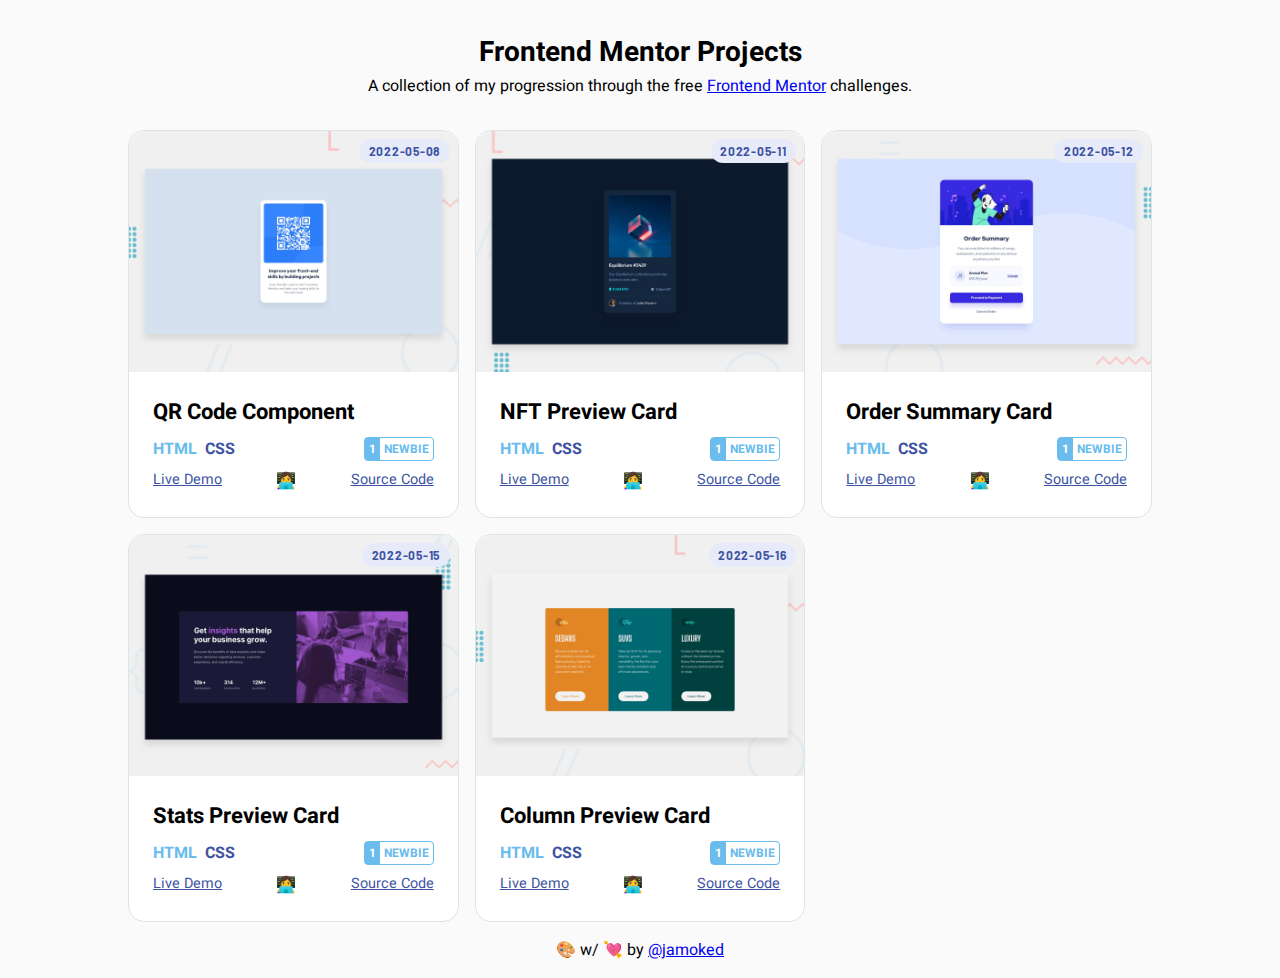
<file: index.html>
<!DOCTYPE html>
<html lang="en">
  <head>
    <meta charset="UTF-8" />
    <meta http-equiv="X-UA-Compatible" content="IE=edge" />
    <meta name="viewport" content="width=device-width, initial-scale=1.0" />
    <title>Frontend Mentor Challenges</title>
    <!-- fonts -->
    <link
      href="https://fonts.googleapis.com/css?family=Cabin|Roboto:400,700|Roboto+Condensed:400,700"
      rel="stylesheet"
    />
    <!-- custom styles -->
    <link rel="stylesheet" href="styles.css" />
  </head>
  <body>
    <main class="wrapper">
      <!-- header -->
      <header class="header">
        <h1>Frontend Mentor Projects</h1>
        <p>
          A collection of my progression through the free
          <a
            href="https://www.frontendmentor.io/challenges?sort=difficulty|asc&types=free"
            target="_blank"
            >Frontend Mentor</a
          >
          challenges.
        </p>
      </header>
      <section class="cards-container">
        <!-- single card - 01-qr-code-component -->
        <article class="card">
          <!-- Project Image -->
          <a
            href="./01-qr-code-component/index.html"
            class="card-img-container"
          >
            <img
              src="./img/01-desktop-preview.jpg"
              alt="Project Number 1"
              class="card-img"
            />
            <span class="date">2022-05-08</span>
          </a>
          <div class="card-content">
            <!-- Project Title -->
            <h4 class="card-title">QR Code Component</h4>
            <div class="tags-container">
              <!-- Project Tags -->
              <ul class="tag-list">
                <li class="tag-html">HTML</li>
                <li class="tag-css">CSS</li>
              </ul>
              <!-- Project Difficulty -->
              <div class="diff-badge diff-badge-noob">
                <span class="diff-num">1</span>
                <span class="diff-text diff-noob">NEWBIE</span>
              </div>
            </div>
            <!-- Project Description -->
            <!-- <p class="card-text">
              A perfect first challenge if you're new to HTML and CSS. The card
              layout doesn't shift, so it's ideal if you haven't learned about
              building responsive layouts yet.
            </p> -->
            <ul class="card-links">
              <li>
                <a href="./01-qr-code-component/index.html" target="_blank"
                  >Live Demo</a
                >
              </li>
              <li class="emoji">👩‍💻</li>
              <li>
                <a
                  href="https://github.com/jamoked/frontend-mentor/tree/master/01-qr-code-component"
                  target="_blank"
                  >Source Code</a
                >
              </li>
            </ul>
          </div>
        </article>
        <!-- end single card -->

        <!-- single card - 02-nft-preview-card-component -->
        <article class="card">
          <!-- Project Image -->
          <a
            href="./02-nft-preview-card-component/index.html"
            class="card-img-container"
          >
            <img
              src="./img/02-desktop-preview.jpg"
              alt="Project Number 2"
              class="card-img"
            />
            <span class="date">2022-05-11</span>
          </a>
          <div class="card-content">
            <!-- Project Title -->
            <h4 class="card-title">NFT Preview Card</h4>
            <div class="tags-container">
              <!-- Project Tags -->
              <ul class="tag-list">
                <li class="tag-html">HTML</li>
                <li class="tag-css">CSS</li>
              </ul>
              <!-- Project Difficulty -->
              <div class="diff-badge diff-badge-noob">
                <span class="diff-num">1</span>
                <span class="diff-text diff-noob">NEWBIE</span>
              </div>
            </div>
            <!-- Project Description -->
            <!-- <p class="card-text">
              This HTML & CSS only challenge is perfect for anyone just starting
              out or anyone wanting a small project to play around with.
            </p> -->
            <ul class="card-links">
              <li>
                <a
                  href="./02-nft-preview-card-component/index.html"
                  target="_blank"
                  >Live Demo</a
                >
              </li>
              <li class="emoji">👩‍💻</li>
              <li>
                <a
                  href="https://github.com/jamoked/frontend-mentor/tree/master/02-nft-preview-card-component"
                  target="_blank"
                  >Source Code</a
                >
              </li>
            </ul>
          </div>
        </article>
        <!-- end single card -->

        <!-- single card - 03-order-summary-component -->
        <article class="card">
          <!-- Project Image -->
          <a
            href="./03-order-summary-component/index.html"
            class="card-img-container"
          >
            <img
              src="./img/03-desktop-preview.jpg"
              alt="Project Number 3"
              class="card-img"
            />
            <span class="date">2022-05-12</span>
          </a>
          <div class="card-content">
            <!-- Project Title -->
            <h4 class="card-title">Order Summary Card</h4>
            <div class="tags-container">
              <!-- Project Tags -->
              <ul class="tag-list">
                <li class="tag-html">HTML</li>
                <li class="tag-css">CSS</li>
              </ul>
              <!-- Project Difficulty -->
              <div class="diff-badge diff-badge-noob">
                <span class="diff-num">1</span>
                <span class="diff-text diff-noob">NEWBIE</span>
              </div>
            </div>
            <!-- Project Description -->
            <!-- <p class="card-text">
              A perfect project for newbies who are starting to build confidence
              with layouts!
            </p> -->
            <ul class="card-links">
              <li>
                <a
                  href="./03-order-summary-component/index.html"
                  target="_blank"
                  >Live Demo</a
                >
              </li>
              <li class="emoji">👩‍💻</li>
              <li>
                <a
                  href="https://github.com/jamoked/frontend-mentor/tree/master/03-order-summary-component"
                  target="_blank"
                  >Source Code</a
                >
              </li>
            </ul>
          </div>
        </article>
        <!-- end single card -->

        <!-- single card - 04-stats-preview-card -->
        <article class="card">
          <!-- Project Image -->
          <a
            href="./04-stats-preview-card/index.html"
            class="card-img-container"
          >
            <img
              src="./img/04-desktop-preview.jpg"
              alt="Project Number 4"
              class="card-img"
            />
            <span class="date">2022-05-15</span>
          </a>
          <div class="card-content">
            <!-- Project Title -->
            <h4 class="card-title">Stats Preview Card</h4>
            <div class="tags-container">
              <!-- Project Tags -->
              <ul class="tag-list">
                <li class="tag-html">HTML</li>
                <li class="tag-css">CSS</li>
              </ul>
              <!-- Project Difficulty -->
              <div class="diff-badge diff-badge-noob">
                <span class="diff-num">1</span>
                <span class="diff-text diff-noob">NEWBIE</span>
              </div>
            </div>
            <!-- Project Description -->
            <!-- <p class="card-text">
              A perfect project for newbies who are starting to build confidence
              with layouts!
            </p> -->
            <ul class="card-links">
              <li>
                <a href="./04-stats-preview-card/index.html" target="_blank"
                  >Live Demo</a
                >
              </li>
              <li class="emoji">👩‍💻</li>
              <li>
                <a
                  href="https://github.com/jamoked/frontend-mentor/tree/master/04-stats-preview-card"
                  target="_blank"
                  >Source Code</a
                >
              </li>
            </ul>
          </div>
        </article>
        <!-- end single card -->

        <!-- single card - 05-column-preview-card -->
        <article class="card">
          <!-- Project Image -->
          <a
            href="./05-column-preview-card/index.html"
            class="card-img-container"
          >
            <img
              src="./img/05-desktop-preview.jpg"
              alt="Project Number 5"
              class="card-img"
            />
            <span class="date">2022-05-16</span>
          </a>
          <div class="card-content">
            <!-- Project Title -->
            <h4 class="card-title">Column Preview Card</h4>
            <div class="tags-container">
              <!-- Project Tags -->
              <ul class="tag-list">
                <li class="tag-html">HTML</li>
                <li class="tag-css">CSS</li>
              </ul>
              <!-- Project Difficulty -->
              <div class="diff-badge diff-badge-noob">
                <span class="diff-num">1</span>
                <span class="diff-text diff-noob">NEWBIE</span>
              </div>
            </div>
            <!-- Project Description -->
            <!-- <p class="card-text">
              A perfect project for newbies who are starting to build confidence
              with layouts!
            </p> -->
            <ul class="card-links">
              <li>
                <a href="./05-column-preview-card/index.html" target="_blank"
                  >Live Demo</a
                >
              </li>
              <li class="emoji">👩‍💻</li>
              <li>
                <a
                  href="https://github.com/jamoked/frontend-mentor/tree/master/05-column-preview-card"
                  target="_blank"
                  >Source Code</a
                >
              </li>
            </ul>
          </div>
        </article>
        <!-- end single card -->
      </section>

      <!-- jamoked footer -->
      <footer class="jamoked-footer">
        <p>🎨 w/ 💘 by <a href="https://github.com/jamoked">@jamoked</a></p>
      </footer>
    </main>
  </body>
</html>
</file>
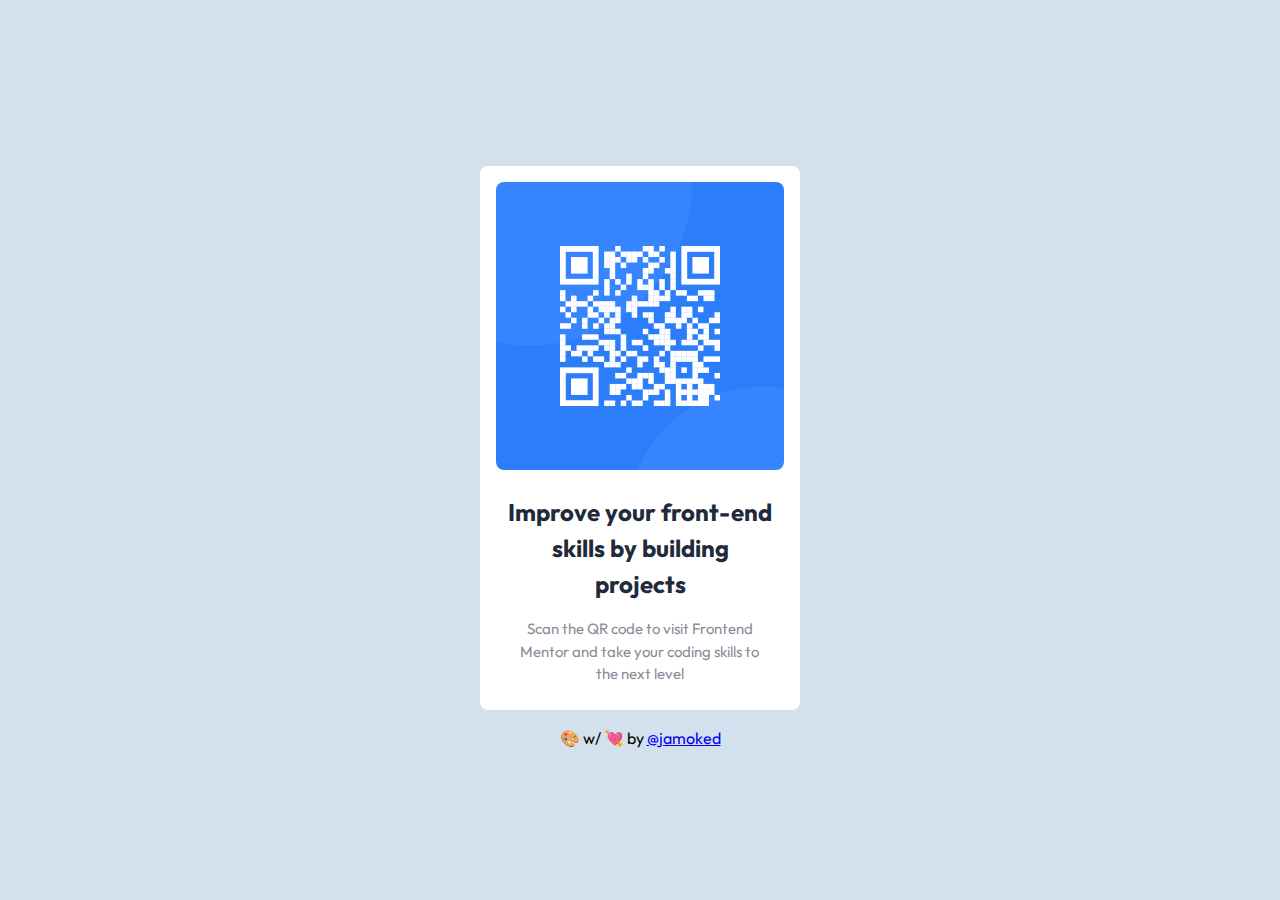
<file: 01-qr-code-component/index.html>
<!DOCTYPE html>
<html lang="en">
  <head>
    <meta charset="UTF-8" />
    <meta http-equiv="X-UA-Compatible" content="IE=edge" />
    <meta name="viewport" content="width=device-width, initial-scale=1.0" />

    <link
      rel="icon"
      type="image/png"
      sizes="32x32"
      href="./images/favicon-32x32.png"
    />
    <title>QR Code Component</title>

    <link rel="stylesheet" href="styles.css" />
  </head>
  <body>
    <main class="wrapper">
      <!-- Card Component -->
      <article class="card">
        <!-- Image -->
        <div class="card-img-container">
          <img
            src="./images/image-qr-code.png"
            alt="QR Code"
            class="card-img"
          />
        </div>
        <!-- Content -->
        <div class="card-content">
          <h2 class="card-title">
            Improve your front-end skills by building projects
          </h2>
          <p class="card-text">
            Scan the QR code to visit Frontend Mentor and take your coding
            skills to the next level
          </p>
        </div>
      </article>
      <footer class="jamoked-footer">
        <p>🎨 w/ 💘 by <a href="../index.html">@jamoked</a></p>
      </footer>
    </main>
  </body>
</html>
</file>
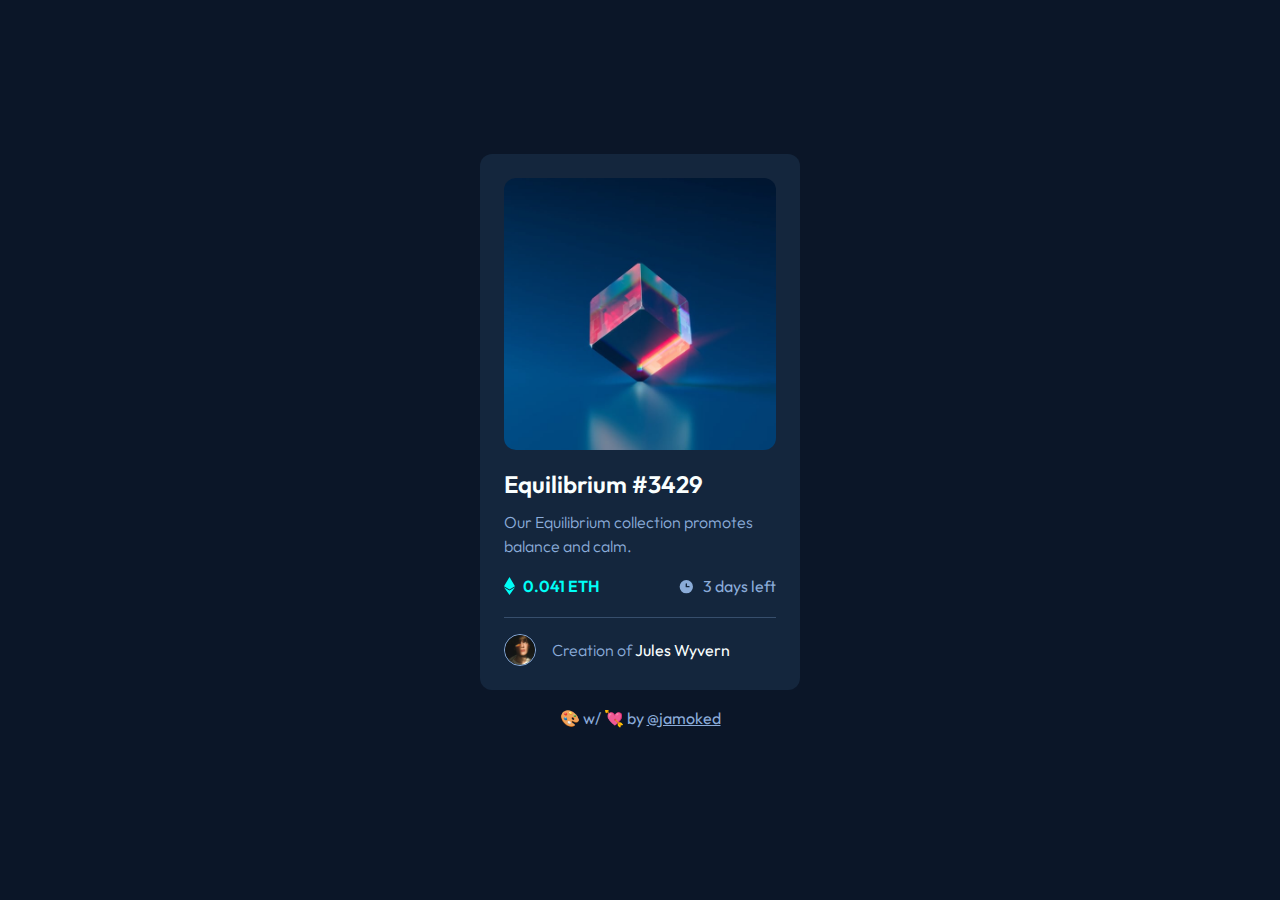
<file: 02-nft-preview-card-component/index.html>
<!DOCTYPE html>
<html lang="en">
  <head>
    <meta charset="UTF-8" />
    <meta http-equiv="X-UA-Compatible" content="IE=edge" />
    <meta name="viewport" content="width=device-width, initial-scale=1.0" />
    <title>NFT Preview Card Component</title>
    <link rel="stylesheet" href="styles.css" />
  </head>
  <body>
    <main class="wrapper">
      <article class="card">
        <div class="card-img-container">
          <img
            src="./images/image-equilibrium.jpg"
            alt="3D Cube"
            class="card-img"
          />
          <div class="card-img-overlay">
            <!-- <img
              src="./images/icon-view.svg"
              alt="View this NFT"
              class="overlay-icon"
            /> -->
          </div>
        </div>
        <div class="card-content">
          <h4 class="card-title">Equilibrium #3429</h4>
          <p class="card-text">
            Our Equilibrium collection promotes balance and calm.
          </p>
        </div>
        <div class="card-crypto-container">
          <p class="crypto">0.041 ETH</p>
          <p class="time">3 days left</p>
        </div>
        <div class="divider"></div>
        <div class="card-footer">
          <img
            src="./images/image-avatar.png"
            alt="User Profile Picture"
            class="avatar"
          />
          <p>Creation of <span class="author">Jules Wyvern</span></p>
        </div>
      </article>
      <!-- Footer -->
      <footer class="jamoked-footer">
        <p>🎨 w/ 💘 by <a href="../index.html">@jamoked</a></p>
      </footer>
    </main>
  </body>
</html>
</file>
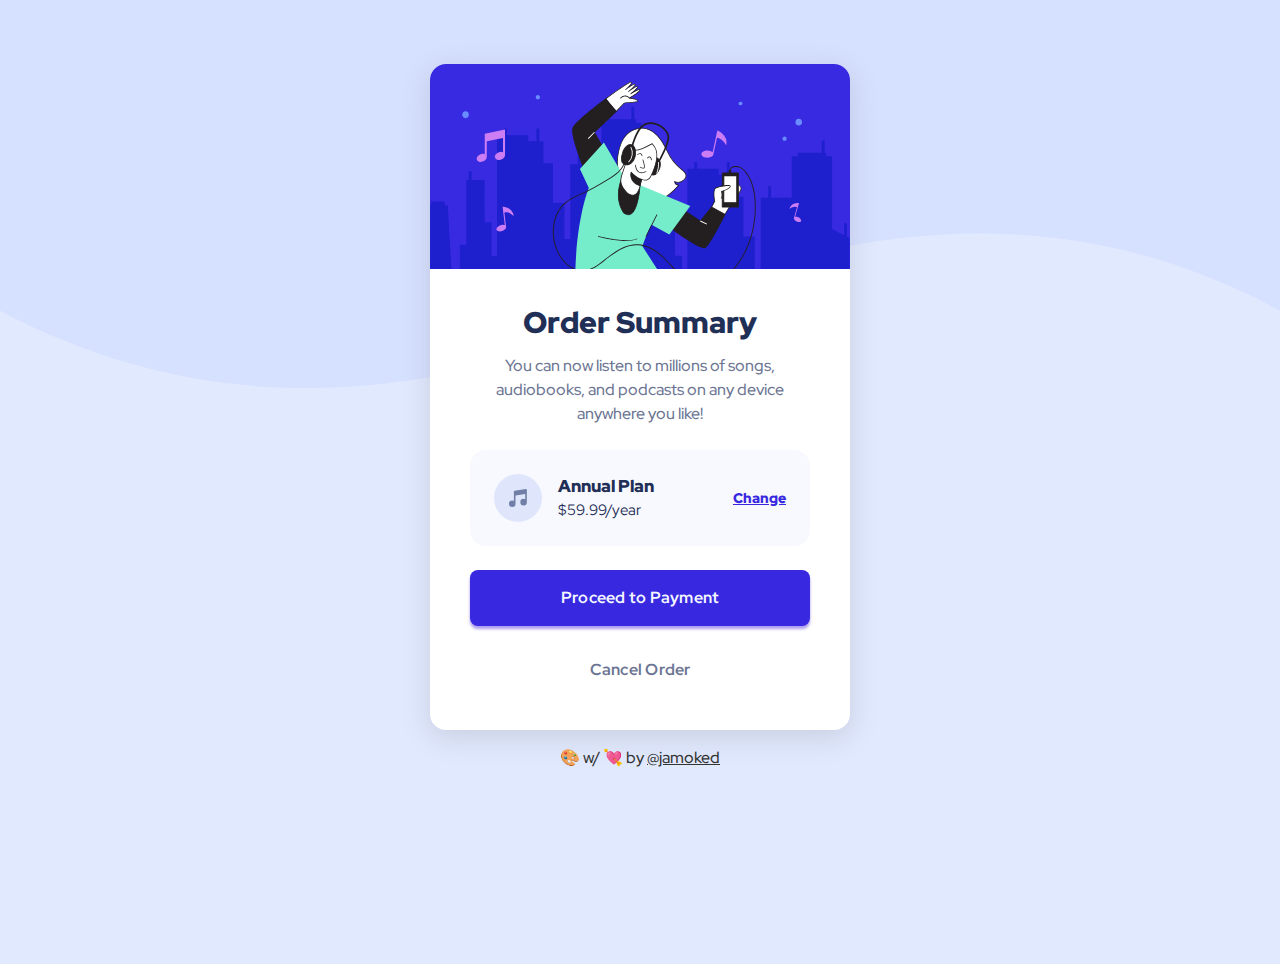
<file: 03-order-summary-component/index.html>
<!DOCTYPE html>
<html lang="en">
  <head>
    <meta charset="UTF-8" />
    <meta http-equiv="X-UA-Compatible" content="IE=edge" />
    <meta name="viewport" content="width=device-width, initial-scale=1.0" />
    <title>Order Summary Component</title>
    <!-- Fonts -->
    <link rel="preconnect" href="https://fonts.googleapis.com" />
    <link rel="preconnect" href="https://fonts.gstatic.com" crossorigin />
    <link
      href="https://fonts.googleapis.com/css2?family=Outfit:wght@300;400;600&display=swap"
      rel="stylesheet"
    />
    <!-- Custom Styles -->
    <link rel="stylesheet" href="styles.css" />
  </head>
  <body>
    <main class="wrapper">
      <!-- Card Component -->
      <article class="card">
        <!-- Header Image -->
        <div class="card-header">
          <img
            src="./images/illustration-hero.svg"
            alt=""
            class="card-header-img"
          />
        </div>
        <!-- Content Title / Text -->
        <div class="card-content">
          <h4 class="card-title">Order Summary</h4>
          <p class="card-text">
            You can now listen to millions of songs, audiobooks, and podcasts on
            any device anywhere you like!
          </p>

          <!-- Subscription Plan -->
          <div class="subscription-container">
            <div class="music-icon">
              <img src="./images/icon-music.svg" alt="Music Icon" />
            </div>
            <div class="pricing-container">
              <p class="plan">Annual Plan</p>
              <p class="price">$59.99/year</p>
            </div>
            <a href="#" class="change-link">Change</a>
          </div>
          <!-- Payment / Cancel Buttons -->
          <button class="btn btn-payment">Proceed to Payment</button>
          <button class="btn btn-cancel">Cancel Order</button>
        </div>
      </article>
      <!-- jamoked footer -->
      <footer class="jamoked-footer">
        <p>🎨 w/ 💘 by <a href="../index.html">@jamoked</a></p>
      </footer>
    </main>
  </body>
</html>
</file>
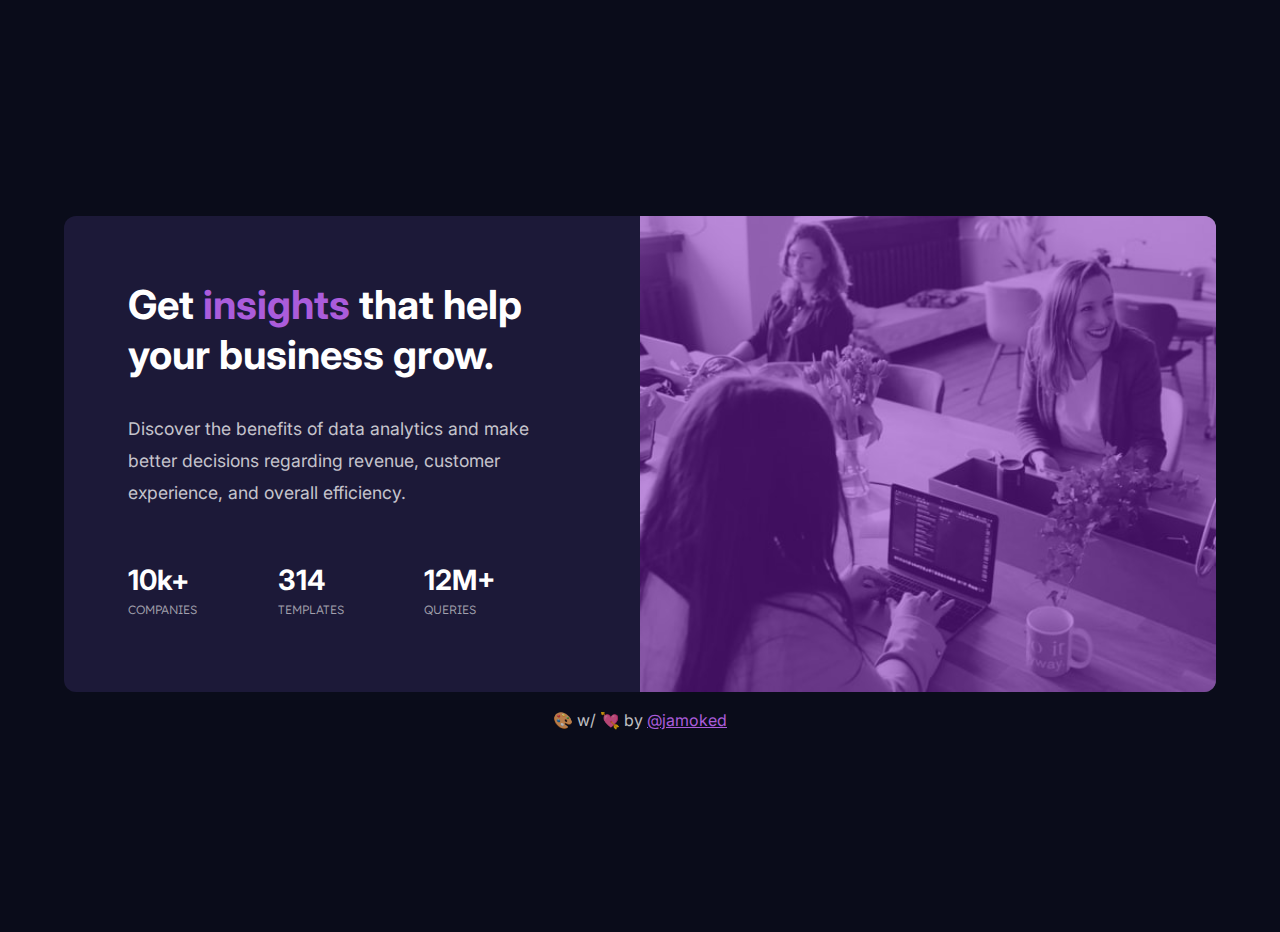
<file: 04-stats-preview-card/index.html>
<!DOCTYPE html>
<html lang="en">
  <head>
    <meta charset="UTF-8" />
    <meta http-equiv="X-UA-Compatible" content="IE=edge" />
    <meta name="viewport" content="width=device-width, initial-scale=1.0" />
    <title>Stats Preview Card</title>
    <!-- Custom Styles -->
    <link rel="stylesheet" href="styles.css" />
  </head>
  <body>
    <!-- Page Wrapper -->
    <main class="wrapper">
      <!-- Card Component -->
      <article class="card">
        <!-- Card Header -->
        <header class="card-header">
          <img
            src="./images/image-header-mobile.jpg"
            alt="Lab focus group"
            class="hero-img"
          />
          <div class="img-overlay"></div>
        </header>
        <!-- Card Content -->
        <section class="card-content">
          <!-- Card Title -->
          <h2 class="card-title">
            Get <span class="text-special">insights</span> that help your
            business grow.
          </h2>
          <!-- Card Text -->
          <p class="card-text">
            Discover the benefits of data analytics and make better decisions
            regarding revenue, customer experience, and overall efficiency.
          </p>
          <!-- Card Stats -->
          <ul class="stats-list">
            <!-- Stat 1 -->
            <li class="stat">
              <p class="stat-number">10k+</p>
              <p class="stat-name">Companies</p>
            </li>
            <!-- Stat 2 -->
            <li class="stat">
              <p class="stat-number">314</p>
              <p class="stat-name">Templates</p>
            </li>
            <!-- Stat 3 -->
            <li class="stat">
              <p class="stat-number">12M+</p>
              <p class="stat-name">Queries</p>
            </li>
          </ul>
        </section>
      </article>
      <!-- jamoked Footer -->
      <footer class="jamoked-footer">
        <p>🎨 w/ 💘 by <a href="../index.html">@jamoked</a></p>
      </footer>
    </main>
  </body>
</html>
</file>
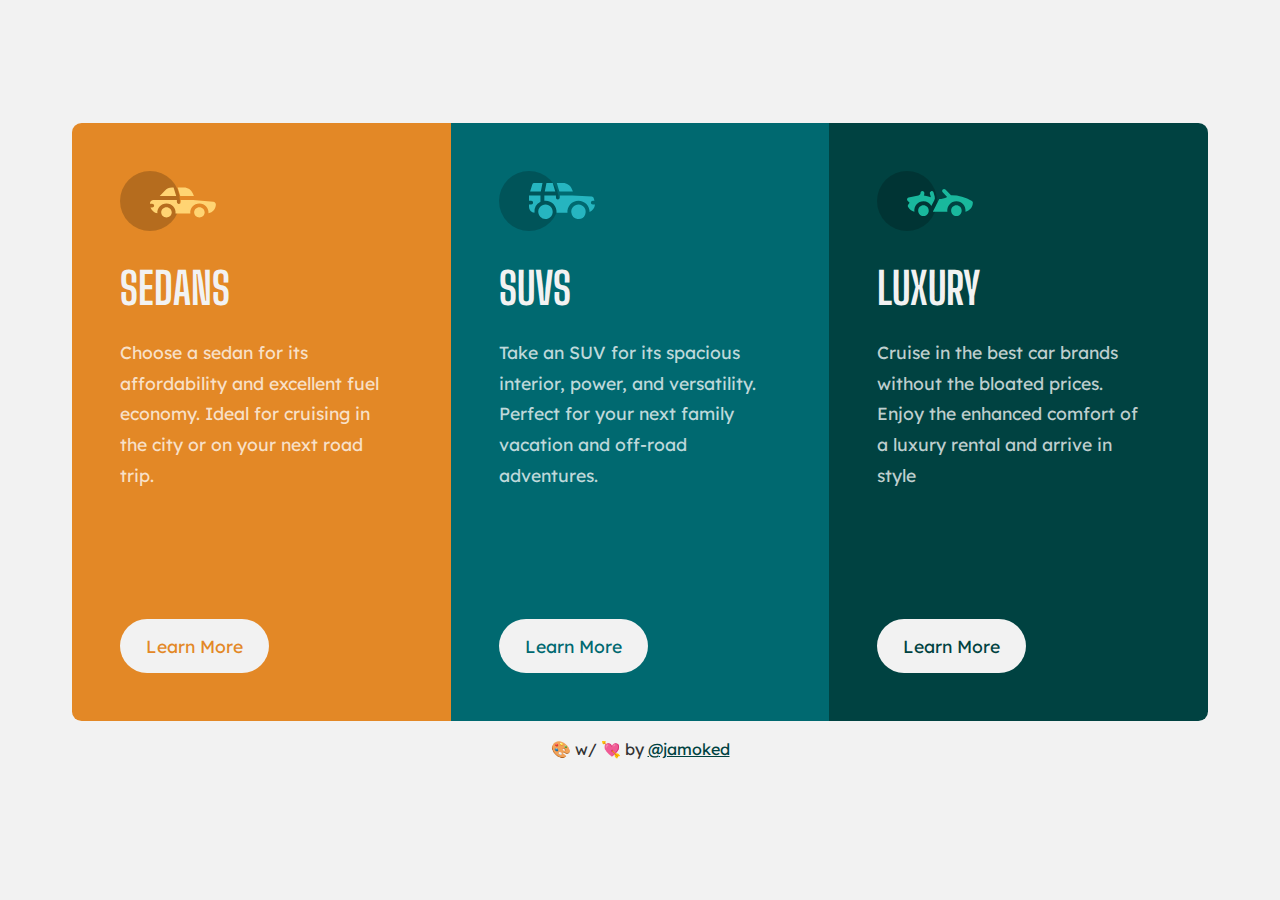
<file: 05-column-preview-card/index.html>
<!DOCTYPE html>
<html lang="en">
  <head>
    <meta charset="UTF-8" />
    <meta http-equiv="X-UA-Compatible" content="IE=edge" />
    <meta name="viewport" content="width=device-width, initial-scale=1.0" />
    <title>Template Title</title>
    <!-- Custom Styles -->
    <link rel="stylesheet" href="styles.css" />
  </head>
  <body>
    <main class="wrapper">
      <section class="cards-container">
        <!-- Single Card - Sedans -->
        <article class="card card-sedan">
          <img src="./images/icon-sedans.svg" alt="Sedan Icon" class="icon" />
          <h2 class="card-title">Sedans</h2>
          <p class="card-text">
            Choose a sedan for its affordability and excellent fuel economy.
            Ideal for cruising in the city or on your next road trip.
          </p>
          <a href="#" class="btn">Learn More</a>
        </article>
        <!-- Single Card - SUVs -->
        <article class="card card-suv">
          <img src="./images/icon-suvs.svg" alt="SUV Icon" class="icon" />
          <h2 class="card-title">SUVs</h2>
          <p class="card-text">
            Take an SUV for its spacious interior, power, and versatility.
            Perfect for your next family vacation and off-road adventures.
          </p>
          <a href="#" class="btn">Learn More</a>
        </article>
        <!-- Single Card - Luxury -->
        <article class="card card-luxury">
          <img
            src="./images/icon-luxury.svg"
            alt="Luxury Car Icon"
            class="icon"
          />
          <h2 class="card-title">Luxury</h2>
          <p class="card-text">
            Cruise in the best car brands without the bloated prices. Enjoy the
            enhanced comfort of a luxury rental and arrive in style
          </p>
          <a href="#" class="btn">Learn More</a>
        </article>
      </section>
      <!-- jamoked Footer -->
      <footer class="jamoked-footer">
        <p>🎨 w/ 💘 by <a href="../index.html">@jamoked</a></p>
      </footer>
    </main>
  </body>
</html>

<!-- Sedans 
   SUVs 
 Luxury 
. -->
</file>
<file: styles.css>
@import url('https://fonts.googleapis.com/css2?family=Barlow:wght@400;700&family=Heebo&display=swap');

:root {
  --clr-background: hsl(0, 0%, 98%);
  --clr-border: hsl(185, 18%, 88%);
  --clr-card-text: hsl(0, 0%, 45%);
  --clr-card-title: hsl(200, 10%, 12%);
  --clr-noob: hsl(202, 78%, 67%);
  --clr-tag-html: hsl(202, 78%, 67%);
  --clr-tag-css: hsl(227, 45%, 44%);
  --clr-tag-js: hsl(335, 53%, 60%);
  --clr-white: hsl(0, 0%, 100%);
  --ff-text: 'Heebo', sans-serif;
  --ff-title: 'Barlow', sans-serif;
  --radius: 1rem;
  --transition: all 0.3s linear;
}

* {
  margin: 0;
  padding: 0;
  box-sizing: border-box;
}

body {
  background: var(--clr-background);
  font-family: var(--ff-text);
  line-height: 1.5;
}

img {
  display: block;
  width: 100%;
}

ul {
  list-style: none;
}
header {
  margin: 1rem auto;
  text-align: center;
  padding: 1rem;
}
header h1 {
  font-size: 1.75rem;
}

.wrapper {
  min-height: 100vh;
  display: grid;
  grid-template-columns: 1fr;
  grid-template-rows: auto 1fr auto;
}

.cards-container {
  width: 80vw;
  max-width: 1200px;
  margin: 0 auto;
  align-self: flex-start;
  display: grid;
  grid-template-columns: repeat(auto-fill, minmax(288px, 1fr));
  gap: 1rem;
}

.card {
  border: 1px solid var(--clr-border);
  border-radius: var(--radius);
  background: var(--clr-white);
  display: grid;
  grid-template-rows: auto 1fr;
}

/* Card Image */
.card-img-container {
  display: block;
  position: relative;
  border-top-right-radius: var(--radius);
  border-top-left-radius: var(--radius);
  overflow: hidden;
}
.card-img {
  border-top-right-radius: var(--radius);
  border-top-left-radius: var(--radius);
  transition: var(--transition);
  object-fit: cover;
}

.card-img:hover {
  cursor: pointer;
  transform: scale(1.05);
}

.date {
  display: inline-block;
  position: absolute;
  background: rgb(231, 235, 249);
  padding: 0.2rem 0.6rem;
  border-radius: var(--radius);
  color: rgb(62, 84, 163);
  font-weight: 700;
  font-size: 0.75rem;
  top: 0.5rem;
  right: 0.5rem;
  font-family: var(--ff-title);
  letter-spacing: 0.75px;
}

/* Card Content */
.card-content {
  padding: 1.5rem;
  display: grid;
  grid-template-columns: 1fr;
  grid-template-rows: auto auto 1fr auto;
  height: 100%;
}
.card-title {
  font-size: 1.375rem;
}
.tags-container {
  display: flex;
  justify-content: space-between;
  margin: 0.5rem auto;
  width: 100%;
}
/* Card Tags */
.tag-list {
  display: flex;
}
.tag-list li {
  margin-right: 0.5rem;
  font-weight: 700;
}
.tag-html {
  color: var(--clr-tag-html);
}
.tag-css {
  color: var(--clr-tag-css);
}
.tag-js {
  color: var(--clr-tag-js);
}
.diff-badge {
  font-size: 0.75rem;
  font-weight: 700;
  border-radius: 0.25rem;
  display: flex;
}
.diff-badge-noob {
  border: 1px solid var(--clr-noob);
}

.diff-badge-noob .diff-num {
  padding: 0.125rem 0.25rem;
  display: block;
  color: var(--clr-white);
  background: var(--clr-noob);
}
.diff-badge-noob .diff-text {
  color: var(--clr-noob);
  padding: 0.125rem 0.25rem;
}

.card-text {
  color: var(--clr-card-text);
  font-size: 0.95rem;
  margin-bottom: auto;
}

.card-links {
  font-size: 0.9rem;
  display: flex;
  justify-content: space-between;
  margin-top: auto;
}

.card-links a {
  color: var(--clr-tag-css);
  transition: var(--transition);
}

.card-links a:hover {
  color: var(--clr-card-title);
}

.emoji {
  font-size: 1rem;
}

.jamoked-footer {
  margin: 1rem auto;
}
</file>
<file: 01-qr-code-component/styles.css>
@import url('https://fonts.googleapis.com/css2?family=Outfit:wght@400;700&display=swap');

/*- White: hsl(0, 0%, 100%)
- Light gray: hsl(212, 45%, 89%)
- Grayish blue: hsl(220, 15%, 55%)
- Dark blue: hsl(218, 44%, 22%)*/
:root {
  --clr-background: hsl(212, 43%, 88%);
  --clr-card-title-text: hsl(219, 29%, 18%);
  --clr-white: hsl(0, 0%, 100%);
  --clr-card-text: hsl(235, 6%, 57%);
  --radius: 0.5rem;
  --font-family: 'Outfit', sans-serif;
}

* {
  margin: 0;
  padding: 0;
  box-sizing: border-box;
}

img {
  display: block;
  width: 100%;
}

body {
  background: var(--clr-background);
  font-family: var(--font-family);
  line-height: 1.5;
}

.wrapper {
  min-height: 100vh;
  display: flex;
  flex-direction: column;
  justify-content: center;
  align-items: center;
}

.card {
  background: var(--clr-white);
  width: 90vw;
  max-width: 320px;
  margin: 0 auto;
  text-align: center;
  padding: 1rem;
  margin-top: 2rem;
  border-radius: var(--radius);
}

.card-img {
  border-radius: var(--radius);
}

.card-content {
  padding: 0.5rem;
}

.card-title {
  color: var(--clr-card-title-text);
  margin: 1rem auto;
}

.card-text {
  color: var(--clr-card-text);
  max-width: 90%;
  margin: 0 auto;
  font-size: 15px;
}

.jamoked-footer {
  text-align: center;
  margin: 1rem auto;
}
</file>
<file: 02-nft-preview-card-component/styles.css>
/* Fonts */
@import url('https://fonts.googleapis.com/css2?family=Outfit:wght@300;400;600&display=swap');

/* Variables */
:root {
  --clr-background: hsl(217, 55%, 10%);
  --clr-card-background: hsl(214, 50%, 16%);
  --clr-card-crypto: hsl(178, 100%, 50%);
  --clr-card-text: hsl(215, 51%, 70%);
  --clr-white: hsl(180, 100%, 99%);
  --font-family: 'Outfit', sans-serif;
  --radius: 0.75rem;
  --transition: all 0.2s ease-in-out;
}

/* General Styles */
* {
  margin: 0;
  padding: 0;
  box-sizing: border-box;
}

img {
  display: block;
  width: 100%;
}

body {
  background: var(--clr-background);
  font-family: var(--font-family);
  line-height: 1.5;
}

/* .crypto::before {
  content: url(./images/icon-ethereum.svg);
  width: 100%;
  margin-right: 0.25rem;
} */

.wrapper {
  padding: 4rem 1.5rem;
  max-width: 1170px;
  margin: 0 auto;
  min-height: 100vh;
  display: flex;
  flex-direction: column;
  justify-content: center;
  align-items: center;
}

.card {
  background: var(--clr-card-background);
  max-width: 320px;
  margin: 0 auto;
  padding: 1.5rem;
  border-radius: var(--radius);
}

.card-img-container {
  position: relative;
}

.card-img {
  border-radius: var(--radius);
}

.card-img-overlay {
  display: none;
  transition: var(--transition);
}

.card-img-container:hover .card-img-overlay {
  display: block;
  position: absolute;
  top: 0;
  width: 100%;
  height: 100%;
  background: hsla(178, 100%, 50%, 0.425);
  border-radius: var(--radius);
  cursor: pointer;
}

.card-img-overlay::before {
  content: url(./images/icon-view.svg);
  position: absolute;
  top: 50%;
  left: 50%;
  transform: translate(-50%, -50%);
}

.card-title {
  color: var(--clr-white);
  font-size: 1.5rem;
  font-weight: 600;
  margin: 1rem 0 0.5rem 0;
  transition: var(--transition);
}

.card-title:hover {
  color: var(--clr-card-crypto);
  cursor: pointer;
}

.card-text {
  color: var(--clr-card-text);
  font-weight: 300;
}

.card-crypto-container {
  display: flex;
  justify-content: space-between;
  margin-top: 1rem;
}

.crypto {
  color: var(--clr-card-crypto);
  font-weight: 600;
}

.crypto::before {
  content: url(./images/icon-ethereum.svg);
  width: 100%;
  margin-right: 0.5rem;
  vertical-align: middle;
}

.time {
  color: var(--clr-card-text);
}

.time::before {
  content: url(./images/icon-clock.svg);
  width: 100%;
  margin-right: 0.5rem;
  vertical-align: middle;
}

.divider {
  height: 1px;
  background: var(--clr-card-text);
  width: 100%;
  margin: 1rem 0;
  opacity: 0.3;
}

.card-footer {
  display: flex;
  align-items: center;
  color: var(--clr-card-text);
  font-weight: 300;
}

.avatar {
  max-width: 2rem;
  border: 1px solid var(--clr-card-text);
  border-radius: 50%;
  margin-right: 1rem;
}

.author {
  color: var(--clr-white);
  font-weight: 400;
  transition: var(--transition);
}

.author:hover {
  color: var(--clr-card-crypto);
  cursor: pointer;
}

.jamoked-footer {
  text-align: center;
  margin: 1rem auto;
  color: var(--clr-card-text);
}
.jamoked-footer :is(a, a:visited) {
  color: var(--clr-card-text);
}
</file>
<file: 03-order-summary-component/styles.css>
/* Fonts */
@import url('https://fonts.googleapis.com/css2?family=Red+Hat+Display:wght@400;500;700;900&display=swap');

/* Variables */
:root {
  --clr-background: hsl(225, 94%, 94%);
  --clr-purple: hsl(245, 75%, 52%);
  --clr-white: hsl(225, 100%, 98%);
  --font-family: 'Red Hat Display', sans-serif;
  --clr-dark-blue: hsl(223, 47%, 23%);
  --clr-dark-grey: hsl(226, 15%, 50%);
  --clr-hover: hsl(245, 83%, 68%);
  --clr-light-grey: #f8f9fe;
  --radius: 1rem;
  --transition: all 0.3s ease-out;
}

/* General Styles */
* {
  margin: 0;
  padding: 0;
  box-sizing: border-box;
}

img {
  display: block;
  width: 100%;
}

body {
  background-attachment: fixed;
  background-color: var(--clr-background);
  background-image: url(./images/pattern-background-mobile.svg);
  background-position: top;
  background-repeat: no-repeat;
  background-size: contain;
  font-family: var(--font-family);
  line-height: 1.5;
}

/* Reset button default styles */
button {
  background: none;
  color: inherit;
  border: none;
  padding: 0;
  font: inherit;
  cursor: pointer;
  outline: inherit;
}

.wrapper {
  min-height: 100vh;
}

.card {
  max-width: 325px;
  margin: 0 auto;
  margin-top: 4rem;
  background: #fff;
  text-align: center;
  border-radius: var(--radius);
  box-shadow: rgba(100, 100, 111, 0.2) 0px 7px 29px 0px;
}

.card-header-img {
  border-top-left-radius: var(--radius);
  border-top-right-radius: var(--radius);
}

.card-content {
  padding: 2rem 1.5rem;
}

.card-title {
  font-size: 1.6rem;
  font-weight: 900;
  margin-bottom: 0.5rem;
  color: var(--clr-dark-blue);
}

.card-text {
  font-size: 0.9rem;
  width: 90%;
  margin: 0 auto;
  font-weight: 500;
  color: var(--clr-dark-grey);
}

.subscription-container {
  display: flex;
  justify-content: space-between;
  align-items: center;
  width: 100%;
  background: var(--clr-light-grey);
  margin: 1rem 0;
  border-radius: var(--radius);
  padding: 1rem;
}

.pricing-container {
  margin-left: -2rem;
  text-align: left;
  color: var(--clr-dark-blue);
}

.price {
  font-size: 0.85rem;
}

.plan {
  font-size: 0.95rem;
  font-weight: 900;
}

.change-link {
  font-size: 0.85rem;
  font-weight: 900;
  color: var(--clr-purple);
}

.change-link:hover {
  color: var(--clr-hover);
  transition: var(--transition);
}

/* Buttons */
.btn {
  font-weight: 700;
  display: block;
  text-align: center;
  width: 100%;
  border-radius: 0.5rem;
  padding: 0.65rem 0;
  font-size: 0.95rem;
  letter-spacing: 0.25px;
  transition: var(--transition);
}

.btn-payment {
  background: var(--clr-purple);
  color: var(--clr-white);
  margin-bottom: 1rem;
  box-shadow: rgba(69, 29, 214, 0.445) 0px 3px 3px;
}
.btn-payment:hover {
  background: var(--clr-hover);
}
.btn-cancel {
  color: var(--clr-dark-grey);
}
.btn-cancel:hover {
  color: var(--clr-dark-blue);
}
.jamoked-footer {
  text-align: center;
  margin: 1rem auto;
  color: #333;
  font-weight: 500;
}
.jamoked-footer :is(a, a:visited) {
  color: inherit;
}

@media screen and (min-width: 768px) {
  .card {
    max-width: 420px;
  }
  .card-content {
    padding: 2rem 2.5rem;
  }
  .card-title {
    font-size: 1.85rem;
  }
  .card-text {
    font-size: 1rem;
  }
  .subscription-container {
    padding: 1.5rem;
    margin: 1.5rem 0;
  }
  .pricing-container {
    margin-left: -4rem;
  }
  .price {
    font-size: 0.95rem;
  }
  .change-link {
    font-size: 0.9rem;
  }
  .plan {
    font-size: 1.05rem;
    font-weight: 900;
  }
  .btn {
    padding: 1rem;
    font-size: 1rem;
  }
}
@media screen and (min-width: 1200px) {
  body {
    background-image: url(./images/pattern-background-desktop.svg);
  }
}
@media screen and (min-width: 2000px) {
  .wrapper {
    display: flex;
    flex-direction: column;
    justify-content: center;
    align-items: center;
  }
  .card {
    margin-top: -4rem;
  }
}
</file>
<file: 04-stats-preview-card/styles.css>
/* Fonts */
@import url('https://fonts.googleapis.com/css2?family=Inter:wght@400;700&family=Lexend+Deca:wght@300;400&display=swap');

/* Variables */
:root {
  --clr-background: hsl(233, 46%, 7%);
  --clr-card: hsl(246, 38%, 16%);
  --clr-overlay: hsla(277, 64%, 61%, 0.5);
  --clr-special: hsl(277, 64%, 61%);
  --clr-stats: hsla(0, 0%, 100%, 0.6);
  --clr-text: hsla(0, 0%, 100%, 0.75);
  --clr-white: #fff;
  --font-family: 'Lexend Deca', sans-serif;
  --font-family: 'Inter', sans-serif;
  --radius: 0.75rem;
  --transition: all 0.2s linear;
}

/* General Styles */
* {
  margin: 0;
  padding: 0;
  box-sizing: border-box;
}

img {
  display: block;
  width: 100%;
  height: 100%;
}

ul {
  list-style: none;
}

/* Reset button default styles */
button {
  background: none;
  color: inherit;
  border: none;
  padding: 0;
  font: inherit;
  cursor: pointer;
  outline: inherit;
}

body {
  background: var(--clr-background);
  font-family: var(--font-family);
  line-height: 1.5;
  color: var(--clr-white);
}

.wrapper {
  min-height: 100vh;
  width: 90vw;
  margin: 0 auto;
  max-width: 1200px;
  display: flex;
  flex-direction: column;
  align-items: center;
  justify-content: center;
}

/* Card */
.card {
  background: var(--clr-card);
  display: grid;
  grid-template-columns: 1fr;
  border-radius: var(--radius);
  max-width: 400px;
}

/* Card Header */
.card-header {
  position: relative;
}

.hero-img {
  border-top-left-radius: var(--radius);
  border-top-right-radius: var(--radius);
}

.img-overlay {
  position: absolute;
  top: 0;
  left: 0;
  bottom: 0;
  right: 0;
  background: hsla(277, 75%, 42%, 0.5);
  border-top-left-radius: var(--radius);
  border-top-right-radius: var(--radius);
}

/* Card Content */
.card-content {
  padding: 2.5rem 2rem;
  text-align: center;
}

.card-title {
  font-size: 2rem;
  line-height: 1.25;
  font-family: 'Inter', sans-serif;
  font-weight: 700;
}

.card-text {
  color: var(--clr-text);
  font-family: 'Inter', sans-serif;
  line-height: 2rem;
  margin: 1.5rem auto;
  width: 95%;
}

.text-special {
  color: var(--clr-special);
}

/* Stats */
.stat-number {
  font-weight: 700;
  font-size: 1.75rem;
  transition: var(--transition);
}

.stat-number:hover {
  cursor: pointer;
  color: var(--clr-special);
}

.stat-name {
  color: var(--clr-stats);
  text-transform: uppercase;
  font-size: 0.75rem;
  font-family: 'Lexend Deca', sans-serif;
  font-weight: 300;
}

.stat {
  margin: 1rem auto;
}

.stat:last-child {
  margin-bottom: 0;
}

/* jamoked Footer */
.jamoked-footer {
  text-align: center;
  margin: 1rem auto;
  color: var(--clr-text);
}
.jamoked-footer :is(a, a:visited) {
  color: var(--clr-special);
}

/* Top margin for screen sizes that cannot fit the entire card within their own vertical viewport */
@media screen and (max-height: 900px) {
  .wrapper {
    margin-top: 2rem;
  }
}

@media screen and (min-width: 1250px) {
  .card {
    display: grid;
    grid-template-columns: 1fr 1fr;
    max-width: 100%;
  }

  .hero-img {
    object-fit: cover;
    content: url(./images/image-header-desktop.jpg);
  }

  .hero-img,
  .img-overlay {
    border-top-left-radius: 0;
    border-bottom-right-radius: var(--radius);
  }

  .card-content {
    text-align: left;
    order: -1;
    padding: 4rem;
    /* padding: 4rem; */
    display: grid;
    grid-template-columns: 1fr;
  }

  .card-title {
    font-size: 2.5rem;
  }
  .card-text {
    margin-left: 0;
    font-size: 1.1rem;
  }
  .stats-list {
    display: flex;
  }
  .stat {
    margin-left: 0;
    margin-bottom: 0;
  }
}
</file>
<file: 05-column-preview-card/styles.css>
/* Fonts */
@import url('https://fonts.googleapis.com/css2?family=Big+Shoulders+Display:wght@700&family=Lexend+Deca&display=swap');

/* Variables */
:root {
  --clr-luxury: hsl(179, 100%, 13%);
  --clr-sedan: hsl(31, 77%, 52%);
  --clr-suv: hsl(184, 100%, 22%);
  --clr-text: hsla(0, 0%, 100%, 0.75);
  --clr-white: hsl(0, 0%, 95%);
  --font-text: 'Lexend Deca', sans-serif;
  --font-title: 'Big Shoulders Display', sans-serif;
}

/* General Styles */
* {
  margin: 0;
  padding: 0;
  box-sizing: border-box;
}

img {
  display: block;
  width: 100%;
}

ul {
  list-style: none;
}

/* Reset button default styles */
button {
  background: none;
  color: inherit;
  border: none;
  padding: 0;
  font: inherit;
  cursor: pointer;
  outline: inherit;
}

body {
  background: var(--clr-white);
  font-family: var(--font-text);
  line-height: 1.5;
  /* color: var(--clr-white); */
}
.wrapper {
  min-height: 100vh;
  display: flex;
  flex-direction: column;
  justify-content: center;
  align-items: center;
  padding: 2rem;
  max-width: 1200px;
  margin: 0 auto;
}

.cards-container {
  border-radius: 0.6rem;
  overflow: hidden;
  max-width: 350px;
  display: grid;
  grid-template-columns: 1fr;
}
/* Card */
.card {
  padding: 3rem;
}
.card-sedan {
  background: var(--clr-sedan);
  color: var(--clr-sedan);
}
.card-suv {
  background: var(--clr-suv);
  color: var(--clr-suv);
}
.card-luxury {
  background: var(--clr-luxury);
  color: var(--clr-luxury);
}

.icon {
  max-width: 4rem;
}

.card-title {
  font-family: var(--font-title);
  font-size: 2.5rem;
  color: var(--clr-white);
  text-transform: uppercase;
  margin: 1.5rem 0 1rem 0;
}

.card-text {
  color: var(--clr-text);
  margin-bottom: 2rem;
  width: 95%;
  line-height: 1.75;
}

.btn {
  display: inline-block;
  color: inherit;
  text-decoration: none;
  background-color: var(--clr-white);
  border-radius: 10rem;
  padding: 0.75rem 1.5rem;
  border: 2px solid transparent;
  transition: all 0.2s ease-out;
}

.btn:hover {
  background-color: transparent;
  border-color: var(--clr-white);
}

.card-sedan .btn:hover {
  color: var(--clr-white);
}
.card-suv .btn:hover {
  color: var(--clr-white);
}
.card-luxury .btn:hover {
  color: var(--clr-white);
}

/* Footer */
.jamoked-footer {
  text-align: center;
  margin: 1rem auto;
  color: #333;
}
.jamoked-footer :is(a, a:visited) {
  color: var(--clr-luxury);
}

@media screen and (min-width: 1200px) {
  .cards-container {
    grid-template-columns: repeat(3, 1fr);
    max-width: 100%;
  }
  .icon {
    max-width: 6rem;
  }
  .card-title {
    font-size: 2.75rem;
  }
  .card-text {
    font-size: 1.1rem;
    margin-bottom: 8rem;
  }
  .btn {
    font-size: 1.1rem;
  }
}
</file>
